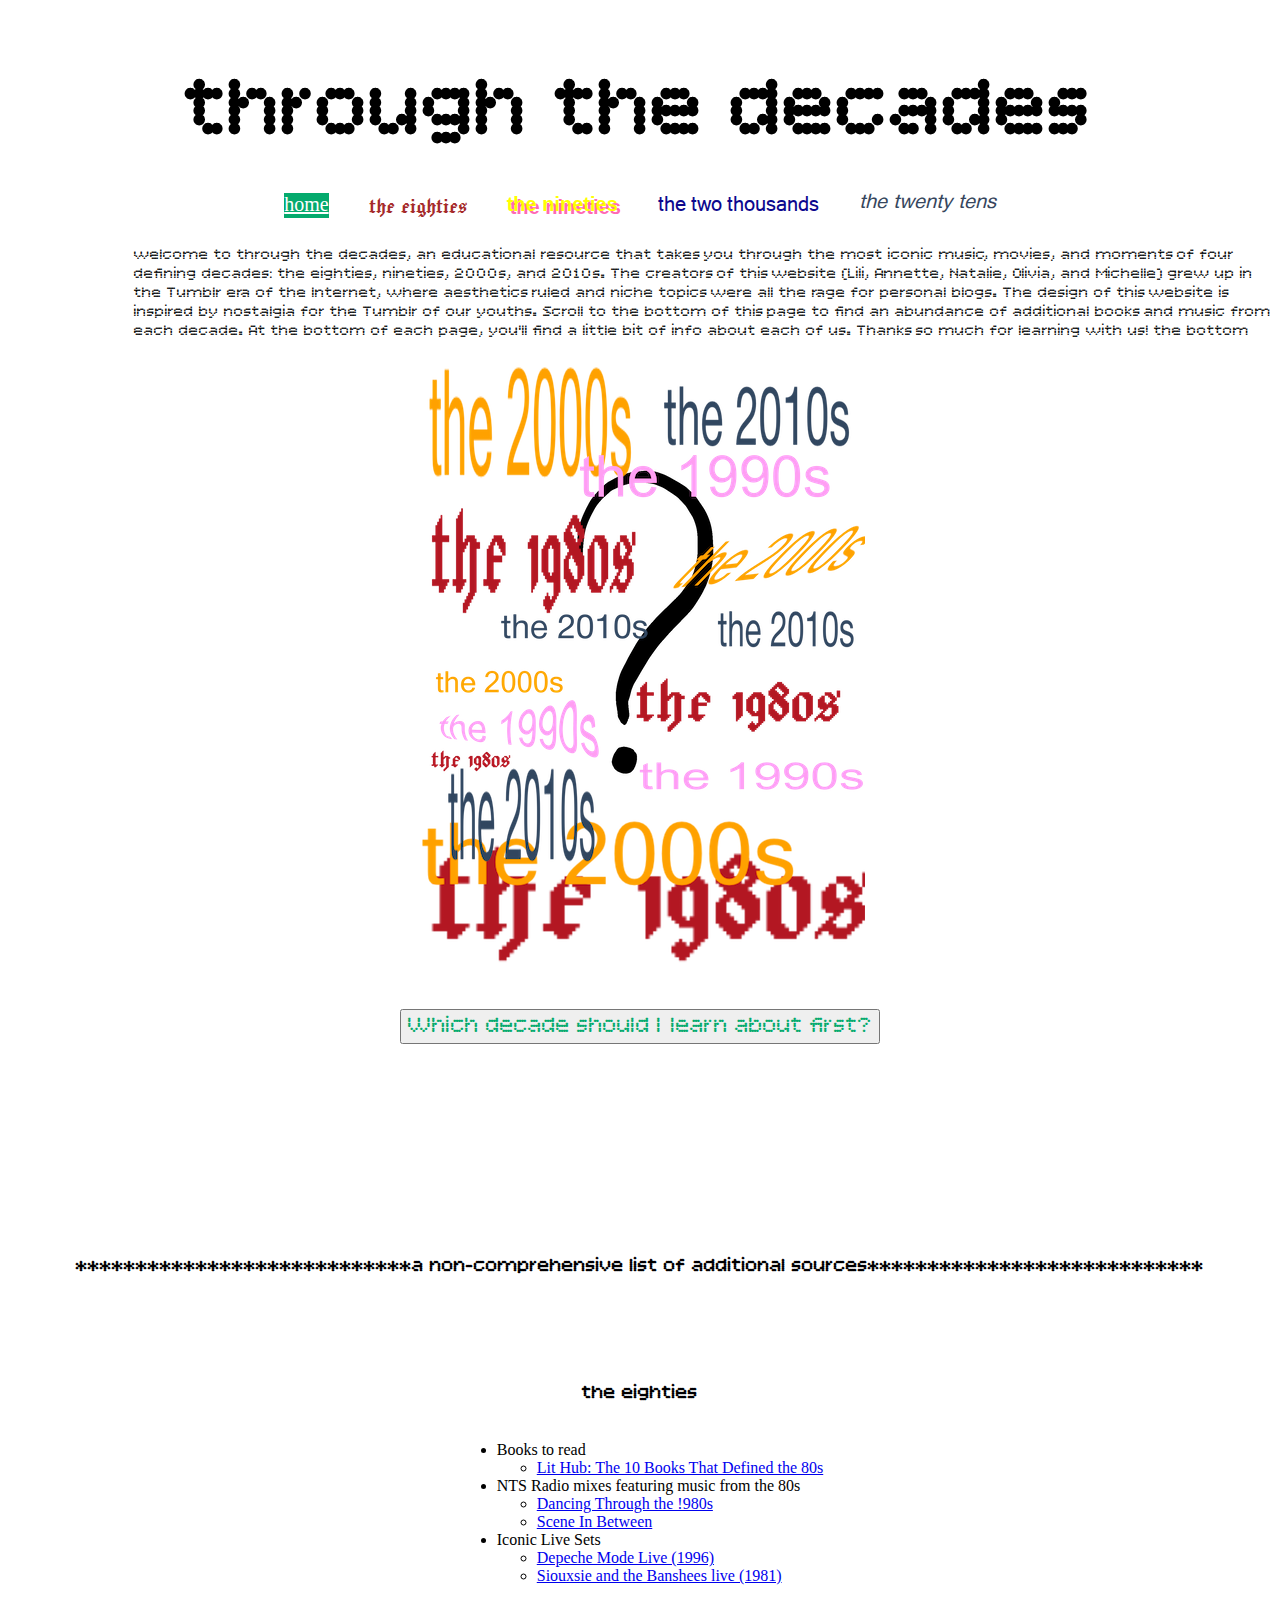
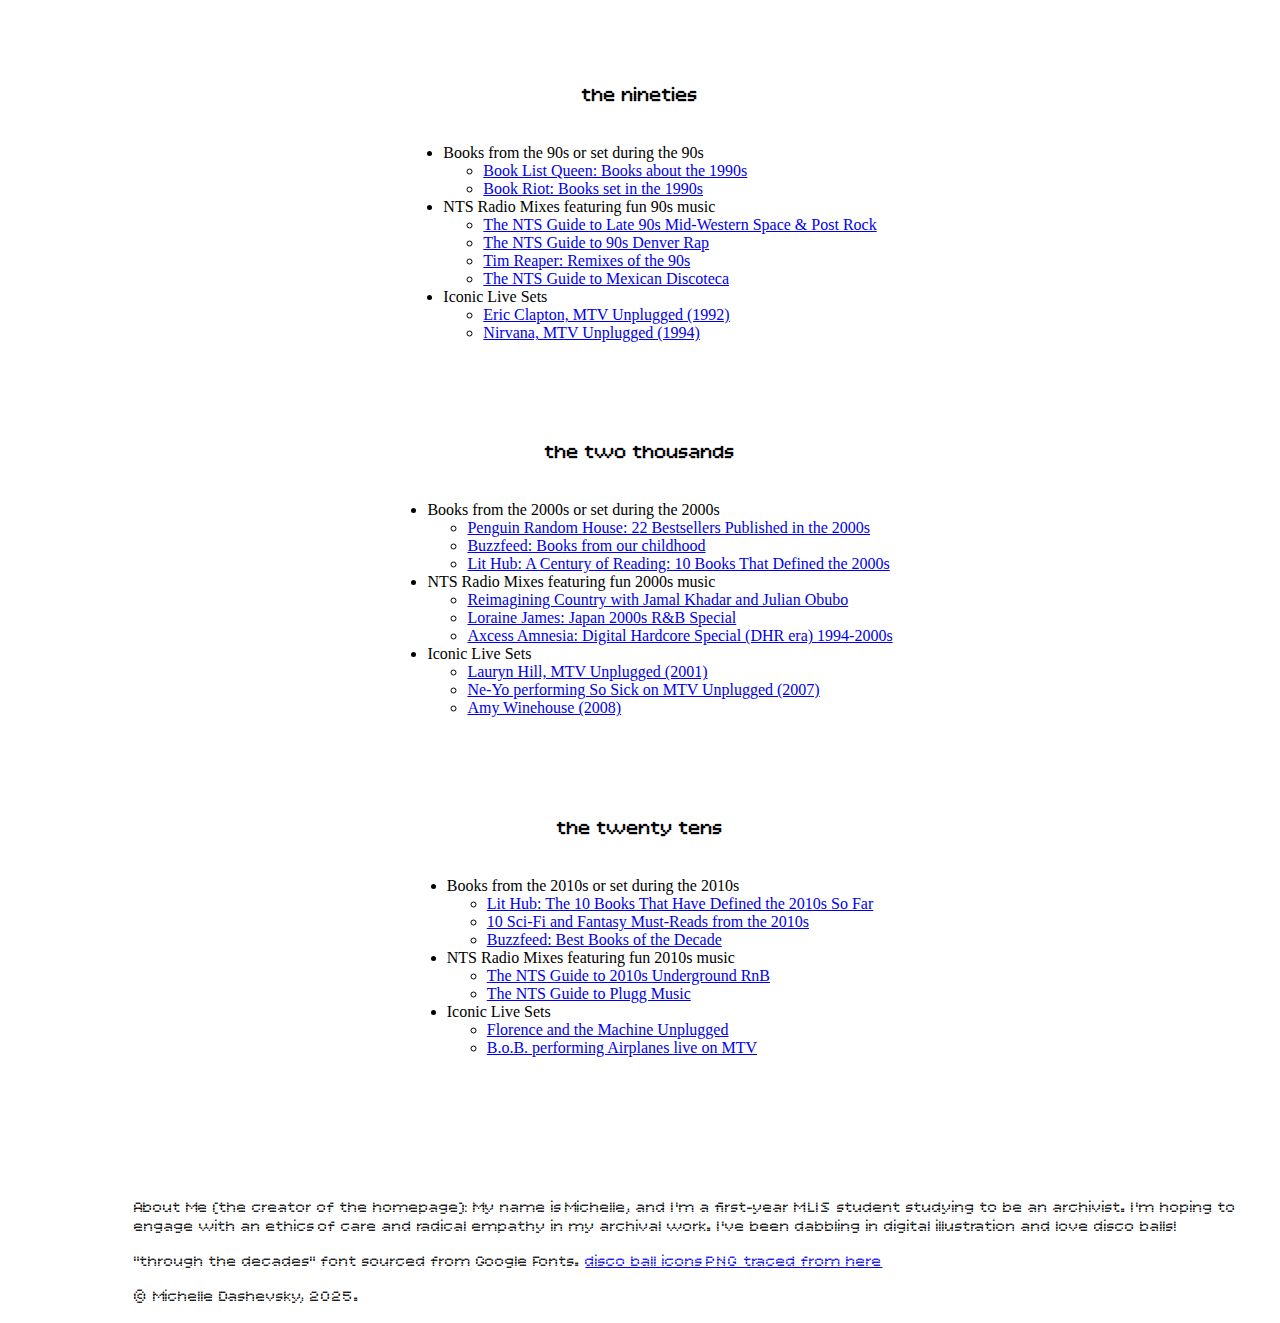
<file: info654-final-throughthedecades/index.html>
<!DOCTYPE html>
<html lang="en">
<head> 
<meta charset="UTF-8">
<title>through the decades</title>
<meta name="description" content="An educational resource encompassing history and pop culture from the '80s to the 2010s.">
<meta name="keywords" content="HTML,CSS,1980s,1990s,2000s,2010s,pop culture">
<meta name="author" content="Michelle Dashevsky">
<meta name="viewport" content="width=device-width, initial-scale=1.0">
<link rel="stylesheet" type="text/css" href="michellestyles.css">
<script> function decadeGenerator(){
    console.log("button pressed");
    const d = new Date();
const remainder = d.getSeconds()%4;
if (remainder == 0){
   document.getElementById("questionmark").src="michelle-images/discoball3.png"
   document.getElementById("questionmark").alt="colorful discoball with text that reads the 2000s"
}
if (remainder== 1){
    document.getElementById("questionmark").src="michelle-images/discoball1.png"
    document.getElementById("questionmark").alt="colorful discoball with text that reads the 1980s"
}
if (remainder== 2){
    document.getElementById("questionmark").src="michelle-images/discoball4.png"
    document.getElementById("questionmark").alt="colorful discoball with text that reads the 2010s"
}
if (remainder== 3){
    document.getElementById("questionmark").src="michelle-images/discoball2.png"
    document.getElementById("questionmark").alt="colorful discoball with text that reads the 1990s"
}
    }</script>
</head> 
<body> 
    <h1 id="home">through the decades</h1>

<div class="topbar"> 
        <a class="active" href="index.html">home</a>
        <a class="headerone" href="1980spage/1980s-1.1.html">the eighties</a>
        <a class="headertwo" href="90spage/90s.html">the nineties</a>
        <a class="headerthree" href="2000spage/2000s.html">the two thousands</a>
        <a class="headerfour" href="2010spage/2010s.html">the twenty tens</a>
</div>

<div id="decade-generator">
	<div><p>welcome to through the decades, an educational resource that takes you through the most iconic music, movies, and moments of four defining decades: the eighties, nineties, 2000s, and 2010s. The creators of this website (Lili, Annette, Natalie, Olivia, and Michelle) grew up in the Tumblr era of the Internet, where aesthetics ruled and niche topics were all the rage for personal blogs. The design of this website is inspired by nostalgia for the Tumblr of our youths. Scroll to the bottom of this page to find an abundance of additional books and music from each decade. At the bottom of each page, you'll find a little bit of info about each of us. Thanks so much for learning with us! the bottom </p></div>
    <div><img id=questionmark src="michelle-images/questionmark.png" alt="illustration of a black questionmark with colorful elements"></div>
    <div><button type="button" onclick="decadeGenerator()"> Which decade should I learn about first?</button></div>
</div>

<div id="more-sources"><h3>****************************a non-comprehensive list of additional sources****************************</h3>
<h3 id="eighties">the eighties</h3>
<div><ul>
       <li>Books to read
           <ul><li ><a href="https://lithub.com/a-century-of-reading-the-10-books-that-defined-the-1980s/" >Lit Hub: The 10 Books That Defined the 80s</a></li></ul>
       </li>
       <li>NTS Radio mixes featuring music from the 80s
           <ul><li><a href="https://www.nts.live/shows/dancing-through-the-20th-century/episodes/dancing-through-the-20th-century-1980s-14th-october-2016">Dancing Through the !980s</a></li>
               <li ><a href="https://www.nts.live/shows/guests/episodes/scene-in-between-6th-september-2019">Scene In Between</a></li></ul>
       </li>
          
       <li>Iconic Live Sets
           <ul><li><a href="https://www.youtube.com/watch?v=4HSvaDZCjyU&list=RD4HSvaDZCjyU&start_radio=1">Depeche Mode Live (1996)</a></li>
   <li><a href="https://www.youtube.com/watch?v=0udeaag6lyU&list=RD0udeaag6lyU&start_radio=1">Siouxsie and the Banshees live (1981) </a></li>
      </ul>
</ul></div>

<h3 id=”nineties”> the nineties </h3>
<div><ul>
	<li> Books from the 90s or set during the 90s
		<ul><li><a href="https://www.booklistqueen.com/books-about-the-1990s"> Book List Queen: Books about the 1990s</a></li></ul>
		<ul><li><a href="https://bookriot.com/books-set-in-the-1990s"> Book Riot: Books set in the 1990s</a></li></ul>

<li>NTS Radio Mixes featuring fun 90s music
	<ul><li><a href="https://www.nts.live/shows/the-nts-guide-to/episodes/the-nts-guide-to-late-90-s-mid-western-space-roc-29th-may-2025">The NTS Guide to Late 90s Mid-Western Space & Post Rock</a></li></ul>
	<ul><li><a href="https://www.nts.live/shows/the-nts-guide-to/episodes/the-nts-guide-to-90s-denver-rap-15th-october-2025">The NTS Guide to 90s Denver Rap</a></li></ul>
	<ul><li><a href="https://www.nts.live/shows/tim-reaper/episodes/tim-reaper-4th-august-2021"
>Tim Reaper: Remixes of the 90s</a></li></ul>
	<ul><li><a href="https://www.nts.live/shows/the-nts-guide-to/episodes/the-nts-guide-to-mexican-discoteca-70s-90s-20th-may-2025">The NTS Guide to Mexican Discoteca</a></li></ul>
</li>

<li>Iconic Live Sets
	<ul><li><a href="https://www.youtube.com/watch?v=JUrLvq5OfXo&list=RDJUrLvq5OfXo&start_radio=1">Eric Clapton, MTV Unplugged (1992) </a></li></ul>
	<ul><li><a href="https://www.youtube.com/watch?v=pOTkCgkxqyg&list=RDpOTkCgkxqyg&start_radio=1"
>Nirvana, MTV Unplugged (1994)</a></li></ul>
</li></ul></div>

<h3 id=”twothousands”> the two thousands</h3>

<div><ul>
	<li> Books from the 2000s or set during the 2000s
		<ul><li><a href="https://www.penguinrandomhouse.com/the-read-down/22-bestsellers-published-in-the-2000s"> Penguin Random House: 22 Bestsellers Published in the 2000s</a></li></ul>
		<ul><li><a href="https://www.buzzfeed.com/ehisosifo1/books-from-our-childhood"> Buzzfeed: Books from our childhood</a></li></ul>
<ul><li><a href="https://lithub.com/a-century-of-reading-the-10-books-that-defined-the-2000s"> Lit Hub: A Century of Reading: 10 Books That Defined the 2000s</a></li></ul>

	<li>NTS Radio Mixes featuring fun 2000s music
	<ul><li><a href="https://www.nts.live/shows/reimagining-country/episodes/reimagining-country-6th-september-2022">Reimagining Country with Jamal Khadar and Julian Obubo</a></li></ul>
	<ul><li><a href="https://www.nts.live/shows/loraine-james/episodes/loraine-james-18th-january-2024">Loraine James: Japan 2000s R&B Special
</a></li></ul>
	<ul><li><a href="https://www.nts.live/shows/axcess-amnesia/episodes/axcess-amnesia-15th-april-2023">Axcess Amnesia: Digital Hardcore Special (DHR era) 1994-2000s
</a></li></ul>

<li>Iconic Live Sets
	<ul><li><a href="https://www.youtube.com/watch?v=q0GxpiBSPxI&list=RDq0GxpiBSPxI&start_radio=1">Lauryn Hill, MTV Unplugged (2001)</a></li></ul>
	<ul><li><a href="https://www.youtube.com/watch?v=RgZYP4I5UKo&list=RDRgZYP4I5UKo&start_radio=1"
>Ne-Yo performing So Sick on MTV Unplugged (2007)</a></li></ul>
<ul><li><a href="https://www.youtube.com/watch?v=gkUIu7Fs1JY&list=RDgkUIu7Fs1JY&start_radio=1">Amy Winehouse (2008) </a></li></ul>
</li></ul></div>

<h3 id=”twotens”> the twenty tens</h3>

<div><ul>
<li>Books from the 2010s or set during the 2010s
	<ul><li><a href="https://lithub.com/a-century-of-reading-the-10-books-that-have-defined-the-2010s-so-far">Lit Hub: The 10 Books That Have Defined the 2010s So Far</a></li></ul>
	<ul><li><a href="https://bookmarks.reviews/10-sci-fi-and-fantasy-must-reads-from-the-2010s">10 Sci-Fi and Fantasy Must-Reads from the 2010s</a></li></ul>
	<ul><li><a href="https://www.buzzfeednews.com/article/tomiobaro/best-books-2010s-decade">Buzzfeed: Best Books of the Decade</a></li></ul>
</li>


<li>NTS Radio Mixes featuring fun 2010s music
	<ul><li><a href="https://www.nts.live/shows/the-nts-guide-to/episodes/the-nts-guide-to-2010s-underground-rnb-7th-may-2024">The NTS Guide to 2010s Underground RnB</a></li></ul>
	<ul><li><a href="https://www.nts.live/shows/the-nts-guide-to/episodes/nts-guide-to-plugg-music-29th-march-2022">The NTS Guide to Plugg Music</a></li></ul>
</li>

<li>Iconic Live Sets
	<ul><li><a href="https://www.youtube.com/watch?v=_Y4S-3l3oIA&list=RD_Y4S-3l3oIA&start_radio=1">Florence and the Machine Unplugged</a></li></ul>
	<ul><li><a href="https://www.youtube.com/watch?v=6RGGi3JiglY&list=RD6RGGi3JiglY&start_radio=1"
>B.o.B. performing Airplanes live on MTV</a></li></ul>
</li></ul></div>

</div>


<footer><p>About Me (the creator of the homepage): My name is Michelle, and I'm a first-year MLIS student studying to be an archivist. I'm hoping to engage with an ethics of care and radical empathy in my archival work. I've been dabbling in digital illustration and love disco balls!</p><p>"through the decades" font sourced from Google Fonts. <a href="https://pngtree.com/freepng/disco-ball-vector-icon-illustration_4870893.html?sol=downref&id=bef">disco ball icons PNG traced from here</a></p> 
    <p>© Michelle Dashevsky, 2025. </p></footer>
</body>
</html>
</file>
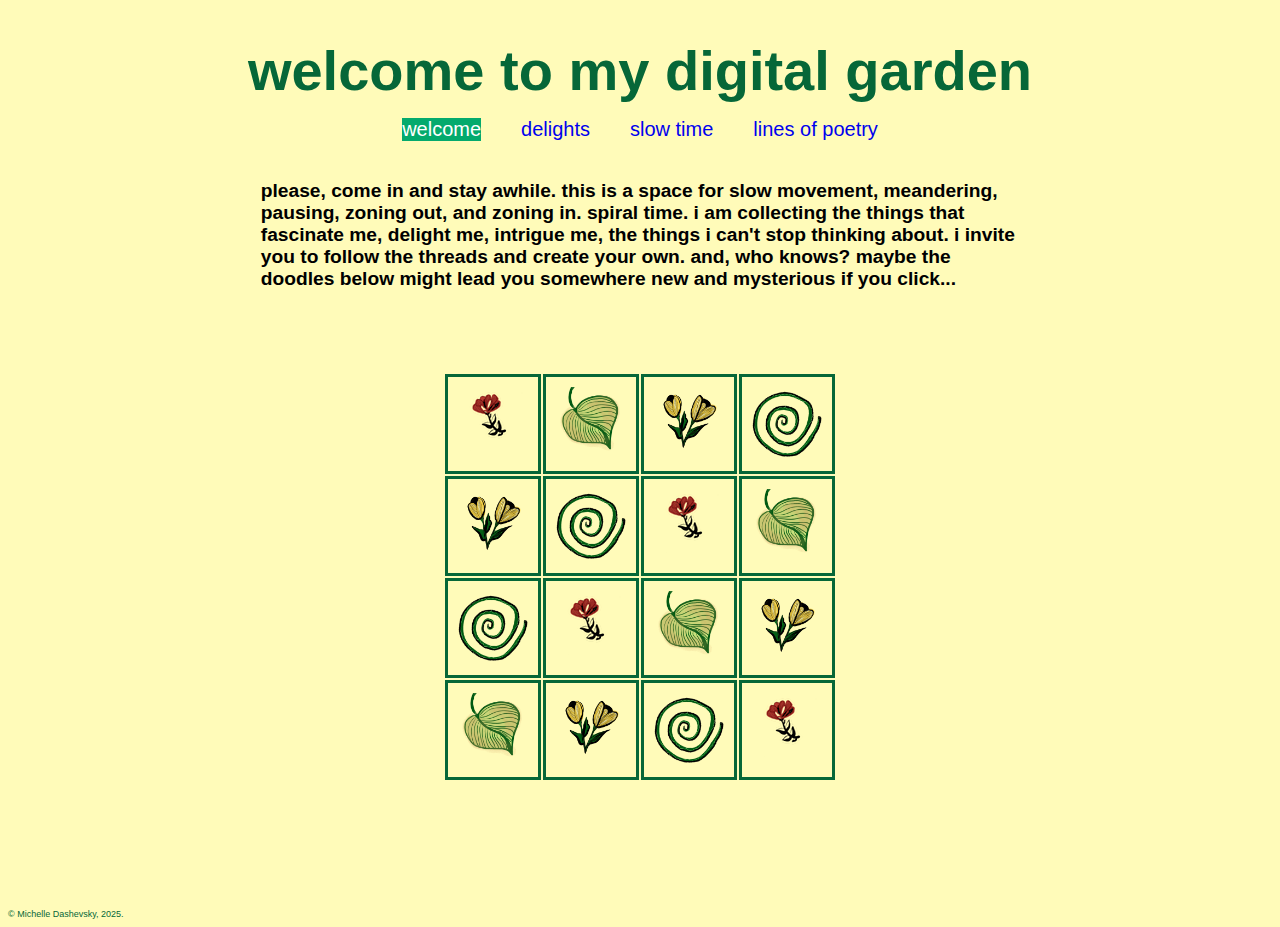
<file: michelle_digital_garden/index.html>
<!DOCTYPE html>
<html>
<head> 
<meta charset="UTF-8">
<title>my digital garden</title>
<meta name="description" content="A digital garden for perusing slowly.">
<meta name="keywords" content="HTML,CSS,digital garden">
<meta name="author" content="Michelle Dashevsky">
<meta name="viewport" content="width=device-width, initial-scale=1.0">
<link rel="stylesheet" type="text/css" href="mystyles.css">
</head> 
<body> 
    <h1 id="welcome"> welcome to my digital garden</h1>

<div class="topbar"> 
        <a class="active" href="index.html">welcome</a>
        <a href="delight.html">delights</a>
        <a href="slowtime.html">slow time</a>
        <a href="poetry.html">lines of poetry</a>
</div>
  
 <p class=welcome-item>please, come in and stay awhile. this is a space for slow movement, meandering, pausing, zoning out, and zoning in. spiral time. i am collecting the things that fascinate me, delight me, intrigue me, the things i can't stop thinking about. i invite you to follow the threads and create your own. and, who knows? maybe the doodles below might lead you somewhere new and mysterious if you click... </p>  
<table>
<tr>
<td><a href="https://www.sapiens.org/culture/new-animism/"><img src="images/flower1.png" alt="illustration of a flower"></a></td>
<td><a href="https://koolaidfactory.com/"><img src="images/art2.png" alt="illustration of a leaf"></a></td>
<td><a href="https://librarianswithpalestine.org/"><img src="images/art3.png" alt="illustration of yellow flowers"></a></td>
<td><a href="https://poets.org/poem/you-are-who-i-love"><img src="images/art4.png" alt="illustration of a green spiral"></a></td>
</tr>
<tr>
<td><a href="https://syllabusproject.org/geopoetics/"><img src="images/art3.png" alt="illustration of yellow flowers"></a></td>
<td><a href="https://designjustice.mitpress.mit.edu/pub/cfohnud7/release/2"><img src="images/art4.png" alt="illustration of a green spiral"></a></td>
<td><a href="https://tinhouse.com/transcript/between-the-covers-natalie-diaz-interview/"><img src="images/flower1.png" alt="illustration of a flower"></a></td>
<td><a href="https://thecreativeindependent.com/people/web-developer-tara-vancil-on-exploring-how-to-be-online-in-radical-ways/"><img src="images/art2.png" alt="illustration of a leaf"></a></td>
</tr>
<tr>
<td><a href="https://onbeing.org/programs/ross-gay-on-the-insistence-of-joy/"><img src="images/art4.png" alt="illustration of a green spiral"></a></td>
<td><a href="https://escapethealgorithm.substack.com/p/a-website-is-a-sanctuary"><img src="images/flower1.png" alt="illustration of a flower"></a></td>
<td><a href="https://reallifemag.com/the-gardeners-vision-of-data/"><img src="images/art2.png" alt="illustration of a leaf"></a></td>
<td><a href="https://publicknowledge.sfmoma.org/a-method-for-public-reimagining-move-slowly-and-knit-things-together/"><img src="images/art3.png" alt="illustration of yellow flowers"></a></td>
</tr>
<tr>
<td><a href="https://thecreativeindependent.com/people/kameelah-janan-rasheed-on-research-and-archiving/"><img src="images/art2.png" alt="illustration of a leaf"></a></td>
<td><a href="https://thereader.mitpress.mit.edu/the-mysterious-deep-time-movements-of-snails/"><img src="images/art3.png" alt="illustration of yellow flowers"></a></td>
<td><a href="https://whatstays.archiving.care/"><img src="images/art4.png" alt="illustration of a green spiral"></a></td>
<td><a href="https://syllabusproject.org/bad-tats/"><img src="images/flower1.png" alt="illustration of a flower"></a></td>
</tr>
</table>
<footer>© Michelle Dashevsky, 2025.</footer>

</body> 
</html>
</file>
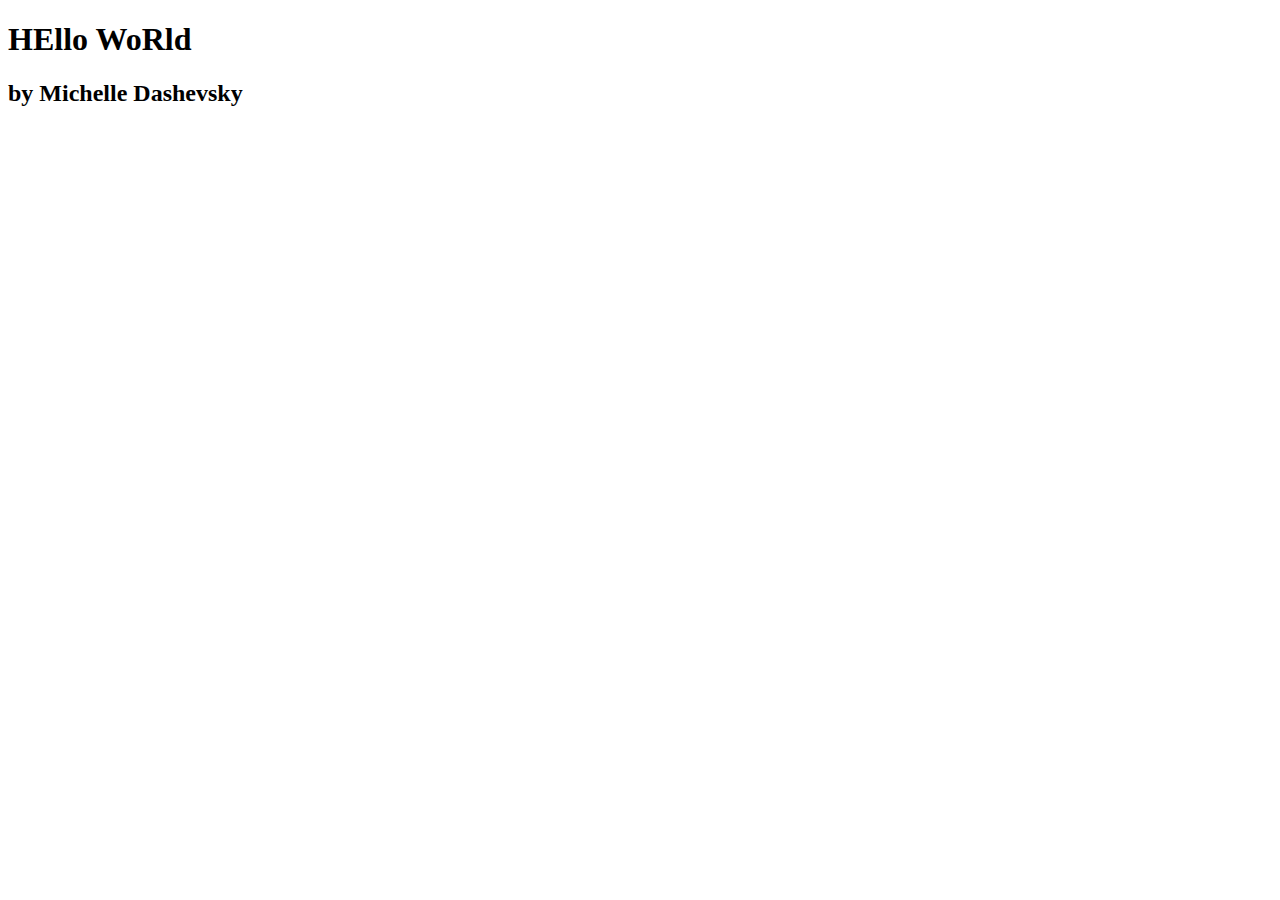
<file: hello.html>
<!DOCTYPE html>
<html>
<head>
<meta charset="UTF-8">
<title>Hello World</title>
<meta name="description" content="A first web page.">
<meta name="keywords" content="HTML,CSS,webpage">
<meta name="author" content=“Michelle Dashevsky”> </head>
<body>
<h1>HEllo WoRld</h1>
<h2>by Michelle Dashevsky</h2>
</body>
</html>
</file>
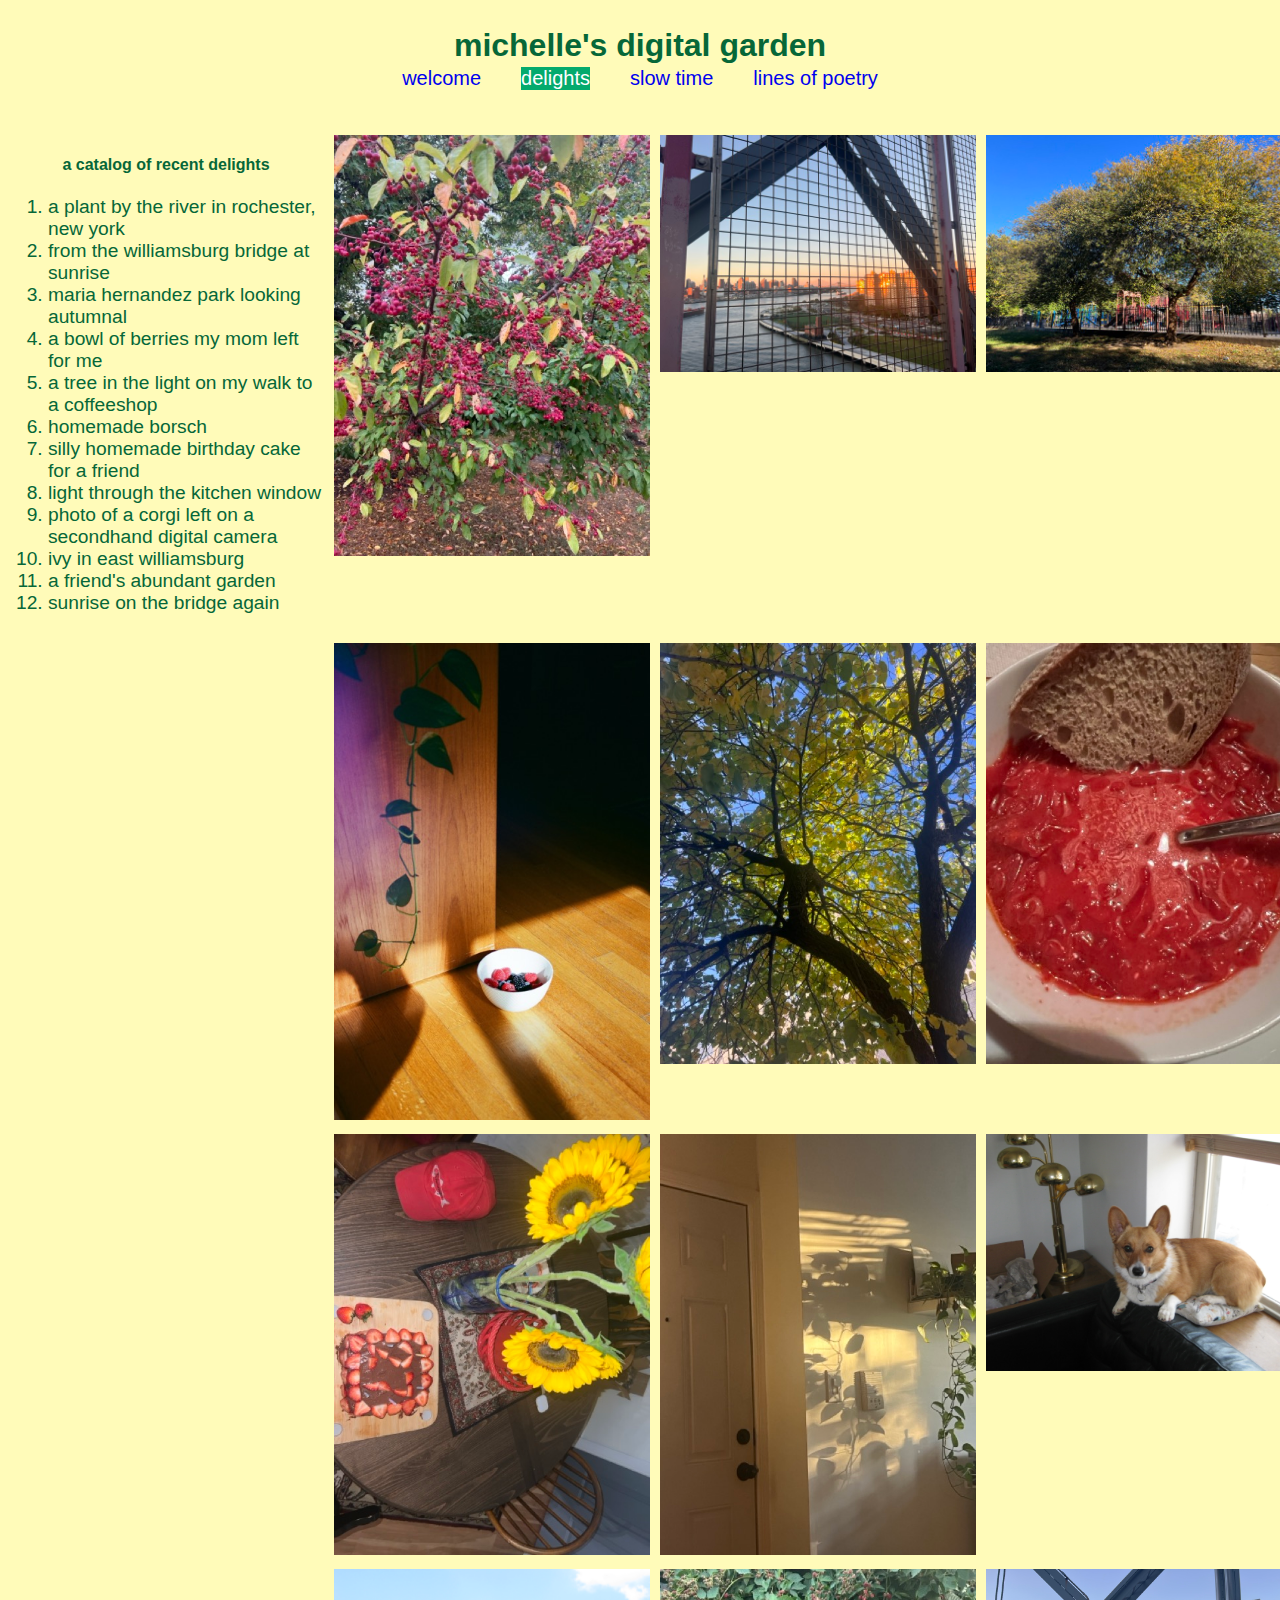
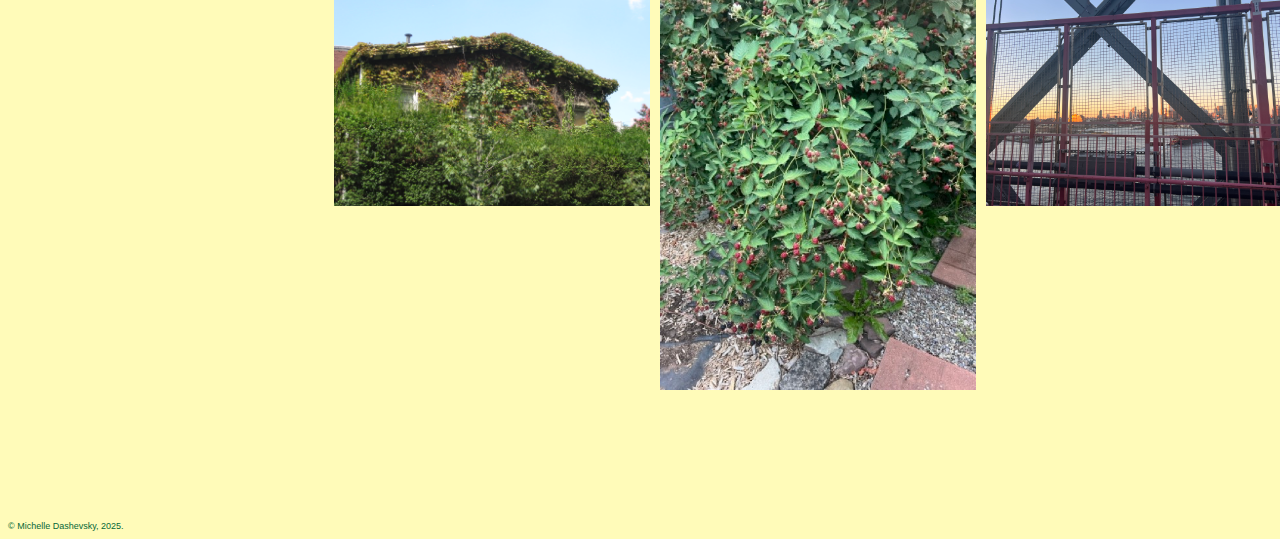
<file: michelle_digital_garden/delight.html>
<!DOCTYPE html>
<html>
<head> 
<meta charset="UTF-8">
<title>delight</title>
<meta name="description" content="things that have brought me delight lately">
<meta name="keywords" content="HTML,CSS,delight">
<meta name="author" content="Michelle Dashevsky">
<meta name="viewport" content="width=device-width, initial-scale=1.0">
<link rel="stylesheet" type="text/css" href="mystyles.css">
</head> 
<body> 
    <header><h2 class="web-header">michelle's digital garden</h2>
        <div class="topbar"> 
        <a href="index.html">welcome</a>
        <a class="active" href="delight.html">delights</a>
        <a href="slowtime.html">slow time</a>
        <a href="poetry.html">lines of poetry</a>
</div></header>
<div class="container">
    <div id="item2">
    <h4>a catalog of recent delights</h4>
    <ol><li>a plant by the river in rochester, new york</li>
    <li>from the williamsburg bridge at sunrise</li>
    <li>maria hernandez park looking autumnal</li>
    <li>a bowl of berries my mom left for me</li>
    <li>a tree in the light on my walk to a coffeeshop</li>
    <li>homemade borsch</li>
    <li>silly homemade birthday cake for a friend</li>
    <li>light through the kitchen window</li>
    <li>photo of a corgi left on a secondhand digital camera</li>
    <li>ivy in east williamsburg</li>
    <li>a friend's abundant garden</li>
    <li>sunrise on the bridge again</li>
    </ol></div>
   
    <div id="item3"><img src="images/plant.jpeg" alt="a bush of red berries"></div>
    <div id="item4"> <img src="images/bridge1.jpeg" alt="sunrise light reflecting off of buildings"></div>
    <div id="item5"> <img src="images/mariahernandez.jpeg" alt="maria hernandez park"></div>
    <div id="item6"> <img src="images/berries.jpeg" alt="a bowl of berries"></div>
    <div id="item7"> <img src="images/tree.jpeg" alt="an autumnal tree"></div>
    <div id="item8"> <img src="images/borsch.jpeg" alt="a close-up of a bowl of borsch"></div>
    <div id="item9"> <img src="images/lukecake.jpeg" alt="a birthday cake"></div>
    <div id="item10"> <img src="images/light.jpeg" alt="plant shadows on the wall"></div>
    <div id="item11"> <img src="images/corgi.JPG" alt="a corgi"></div>
    <div id="item12"> <img src="images/ivy.JPG" alt="autumnal ivy-covered house"></div>
    <div id="item13"> <img src="images/gena.jpeg" alt="raspberry bush"></div>
    <div id="item14"> <img src="images/bridge2.jpeg" alt="sunrise light reflecting off of buildings"></div> 

</div>
 

    
<footer>© Michelle Dashevsky, 2025.</footer>   
</body> 

</html>
</file>
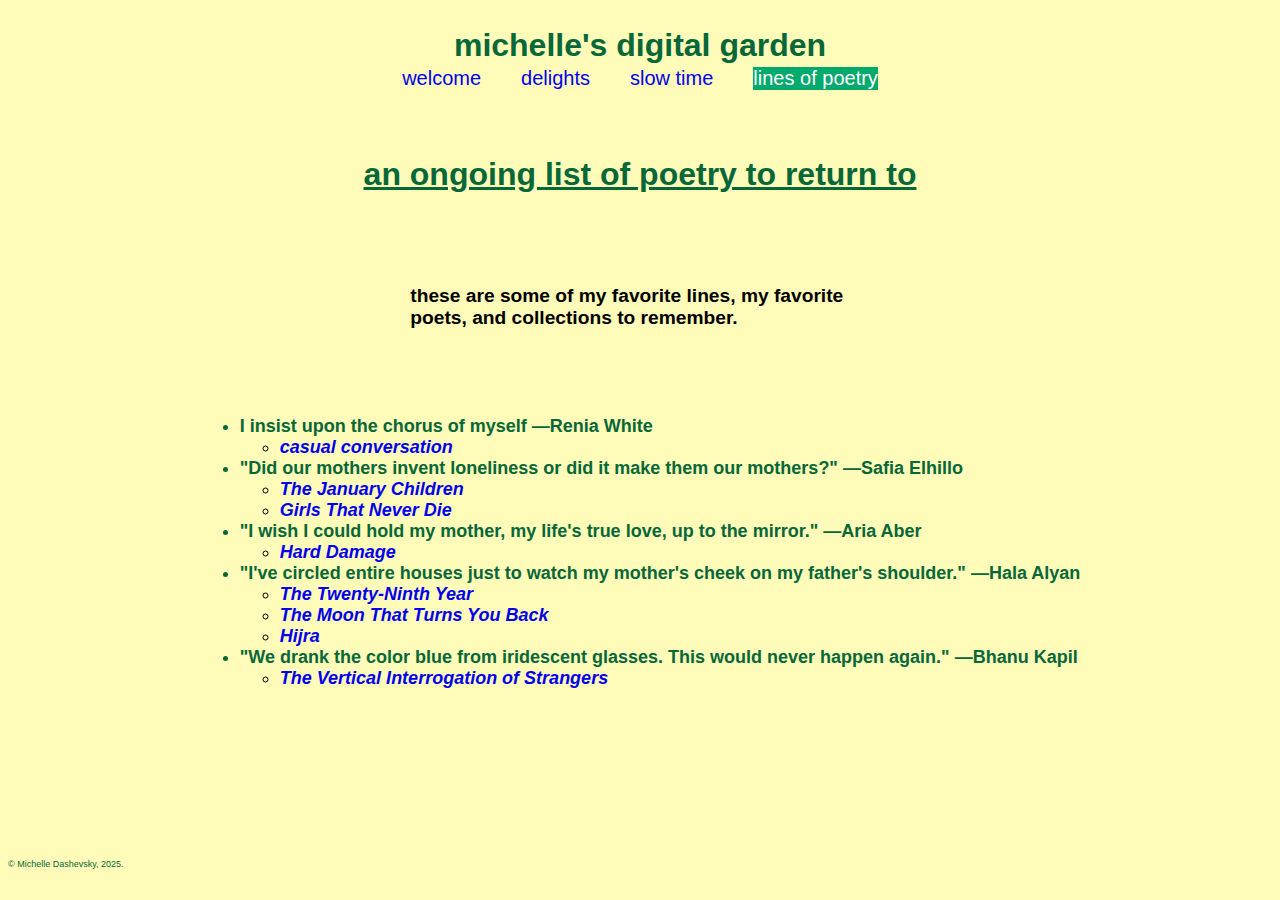
<file: michelle_digital_garden/poetry.html>
<!DOCTYPE html>
<html>
<head> 
<meta charset="UTF-8">
<title>poetry</title>
<meta name="description" content="lines of poetry that i love">
<meta name="keywords" content="HTML,CSS,poems, lines of poetry">
<meta name="author" content="Michelle Dashevsky">
<meta name="viewport" content="width=device-width, initial-scale=1.0">
<link rel="stylesheet" type="text/css" href="mystyles.css">
</head> 
<body> 
    <h2 class="web-header">michelle's digital garden</h2>
        <div class="topbar"> 
        <a href="index.html">welcome</a>
        <a href="delight.html">delights</a>
        <a href="slowtime.html">slow time</a>
        <a class="active" href="poetry.html">lines of poetry</a>
</div>
<div class="poem-container">
    <div class="poem-item"><h1 class="other-heading">an ongoing list of poetry to return to</h1></div>
    <div class="poem-item"><p class=welcome-item>these are some of my favorite lines, my favorite poets, and collections to remember.</p> </div> 
    <div class="poem-item"><ul>
        <li>I insist upon the chorus of myself —Renia White
            <ul><li class="book-title"><a href="https://www.boaeditions.org/products/casual-conversation?srsltid=AfmBOopX_pXCdm5uurY53nHxqbeaHT1Ldu6dz5-VKvSS04zR-eblHgPW">casual conversation</a></li></ul>
        </li>
        <li>"Did our mothers invent loneliness or did it make them our mothers?"  —Safia Elhillo
            <ul><li class="book-title"><a href="https://www.nebraskapress.unl.edu/nebraska/9780803295988/the-january-children/">The January Children</a></li>
                <li class="book-title"><a href="https://www.penguinrandomhouse.com/books/646321/girls-that-never-die-by-safia-elhillo/">Girls That Never Die</a></li></ul>
        </li>
        <li>"I wish I could hold my mother, my life's true love, up to the mirror." —Aria Aber <ul><li class="book-title"><a href="https://www.ariaaber.com/hard-damage-1">Hard Damage</a></li></ul></li>
            
        <li>"I've circled entire houses just to watch my mother's cheek on my father's shoulder." —Hala Alyan
            <ul><li class="book-title"><a href="https://open-books-a-poem-emporium.myshopify.com/products/alyan-hala-the-twentypb?_pos=3&_sid=5c569c797&_ss=r">The Twenty-Ninth Year</a></li>
                <li class="book-title"><a href="https://open-books-a-poem-emporium.myshopify.com/products/alyan-hala-the-moon-tpb?_pos=6&_sid=5c569c797&_ss=r">The Moon That Turns You Back</a></li>
                <li class="book-title"><a href="https://open-books-a-poem-emporium.myshopify.com/products/alyan-hala-hijra?_pos=1&_sid=5c569c797&_ss=r">Hijra</a></li></ul>
        </li>
            
        <li>"We drank the color blue from iridescent glasses. This would never happen again." —Bhanu Kapil
            <ul><li class="book-title"><a href="https://www.kelseystreetpress.org/product-page/the-vertical-interrogation-of-strangers">The Vertical Interrogation of Strangers</a></li></ul>
        </li>
        
    </ul></div></div>
<footer>© Michelle Dashevsky, 2025.</footer>
</body> 

</html>
</file>
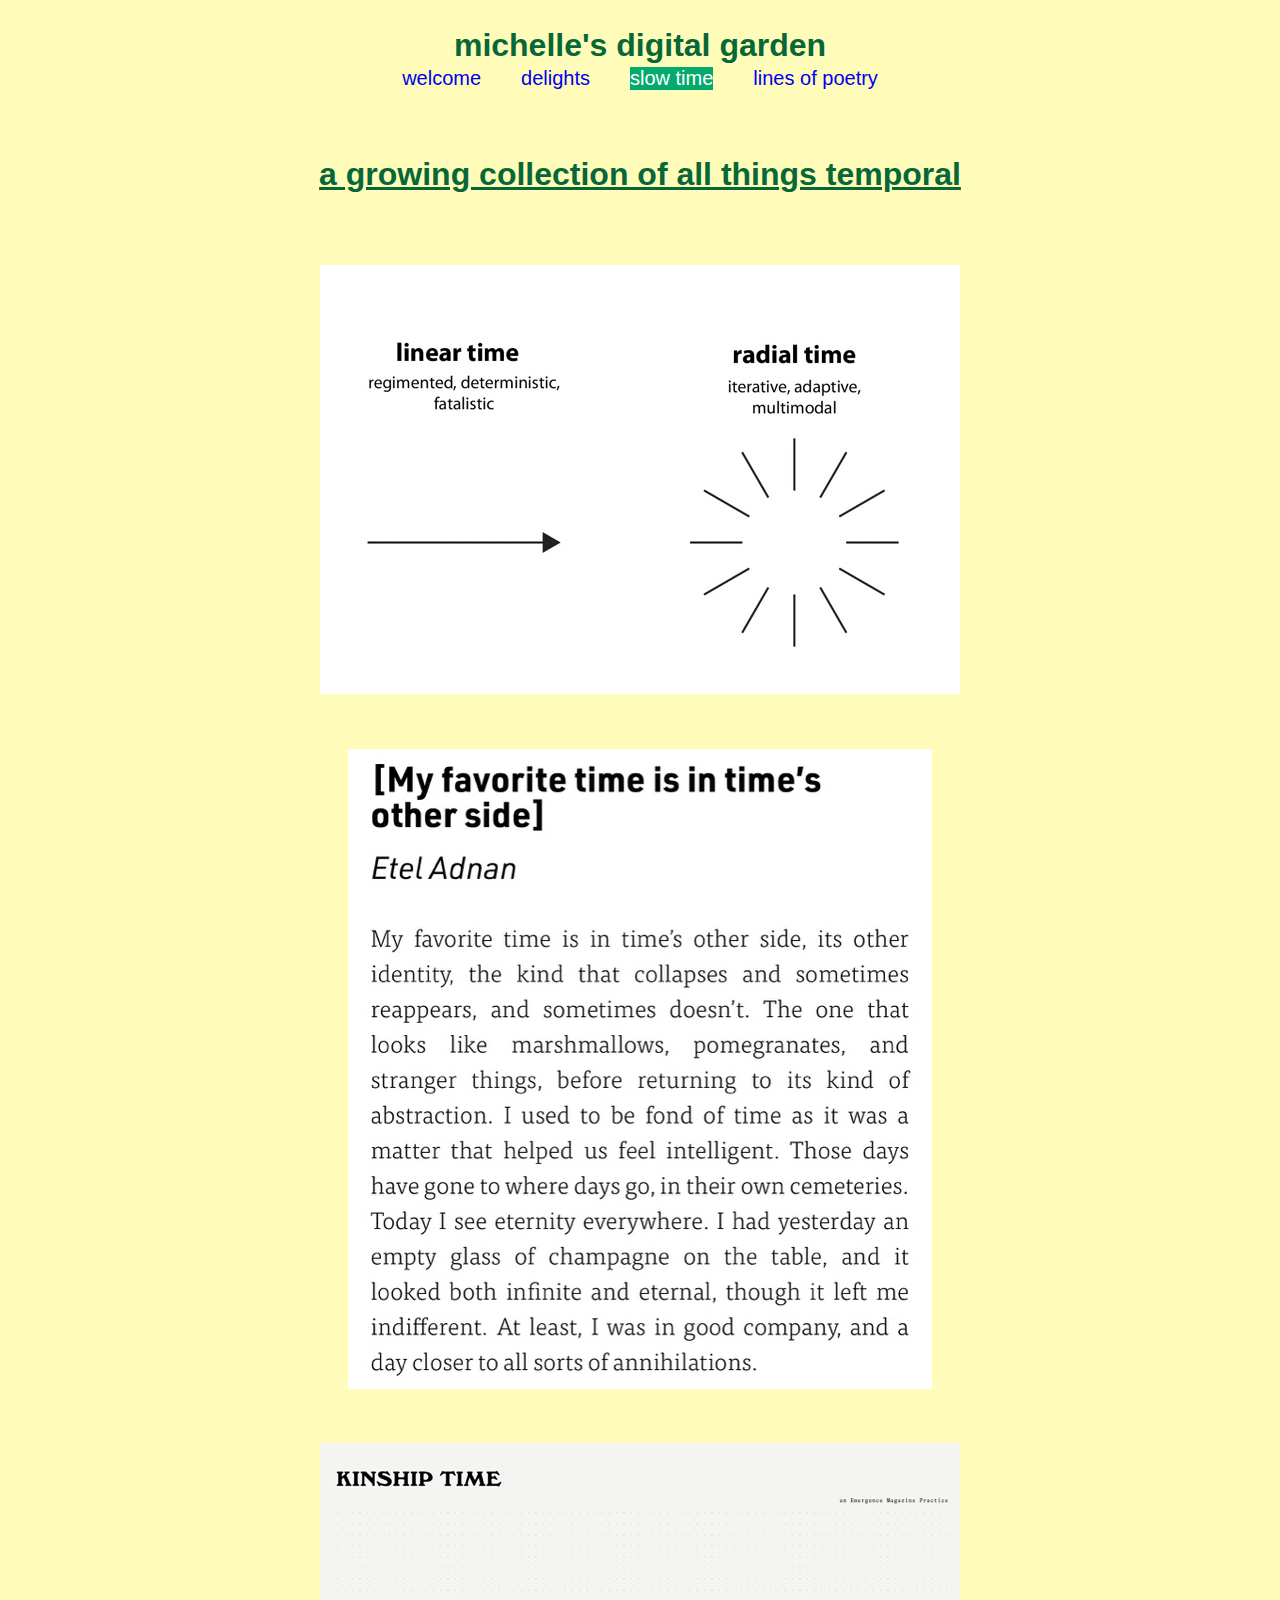
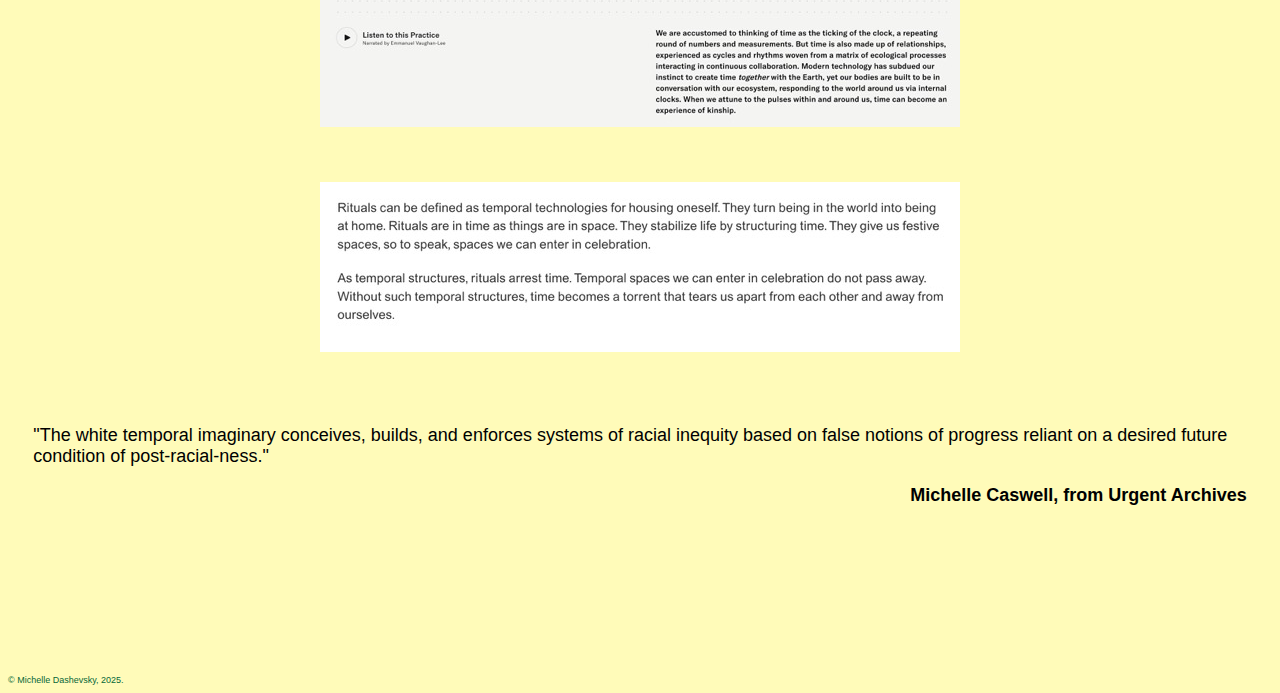
<file: michelle_digital_garden/slowtime.html>
<!DOCTYPE html>
<html>
<head> 
<meta charset="UTF-8">
<title>slow time</title>
<meta name="description" content="anti-capitalist temporalities">
<meta name="keywords" content="HTML,CSS,time, alternative temporalities, Jenny Odell">
<meta name="author" content="Michelle Dashevsky">
<meta name="viewport" content="width=device-width, initial-scale=1.0">
<link rel="stylesheet" type="text/css" href="mystyles.css">
</head> 
<body>
    <header><h2 class="web-header"> michelle's digital garden</h2>
        <div class="topbar"> 
        <a href="index.html">welcome</a>
        <a href="delight.html">delights</a>
        <a class="active" href="slowtime.html">slow time</a>
        <a href="poetry.html">lines of poetry</a>
</div></header>
     
 <div class="timecontainer">
    <div class="time-item"><h1 class="other-heading">a growing collection of all things temporal</h1></div>
    <div class="time-item"><img src="images/time/linear-vs-radial-time.jpeg" alt="linear time vs. radial time"></div>
    <div class="time-item"><img src="images/time/etel-adnan-on-time.jpeg" alt="a poem by etel adnan"></div>
    <div class="time-item"><a href="https://emergencemagazine.org/practice/kinship-time/?utm_medium=paid&utm_source=ig&utm_id=6820598253076&utm_content=6820598264476&utm_term=6820598253876&utm_campaign=6820598253076&fbclid=PAQ0xDSwLY3mFleHRuA2FlbQEwAGFkaWQAAAY0C1jYvAGnxfzf37MOaSKoom3wIMkflXODvcN8LPfD3vZLT2LORu0fcKFavvA3ijSTHoU_aem_F4LEkTZn2xtfzS-oESMeAw"><img src="images/time/emergencemag.jpeg" alt="a screenshot from kinship time by emergence magazine"></a></div>
    <div class="time-item"><img src="images/time/noemamag.jpeg" alt="quote from noema mag"></div>
    <div class="time-item"> <p>"The white temporal imaginary conceives, builds, and enforces systems of racial inequity based on false notions of progress reliant on a desired future condition of post-racial-ness."</p>
                                <p class="quote">Michelle Caswell, from Urgent Archives</p></div>
</div>
<footer>© Michelle Dashevsky, 2025.</footer>
</body> 

</html>
</file>
<file: info654-final-throughthedecades/michellestyles.css>
@font-face {
  font-family: bitcount; 
  src: url(michellefonts/BitcountPropSingle-Regular.ttf); 
}

h1 {color: black; font-family: bitcount;}
#home {text-align: center; font-size: 5.5rem; padding-bottom: 0.2%; margin-bottom: 1%;}

.topbar{
    margin: 0;
    padding-top: 1%;
    padding-bottom: 1%;
    display: flex;
    justify-content: center;
    gap: 40px;
    font-size: 20px;
    width: 100%;
  }

  .topbar a.active {
    background-color: #04AA6D;
    color: white;
  }

  @font-face {
    font-family: jacquard;
    src: url(michellefonts/Jacquard24-Regular.ttf);
  }

  @font-face {
    font-family: mymicrosoftsans;
    src: url(michellefonts/micross.ttf);
  }

  @font-face {
    font-family: myhelveticaneue;
    src: url(michellefonts/HelveticaNeueRoman.otf);
  }

  .headerone {color: #a52a2a; font-family:jacquard; text-decoration: none ; font-size: 25px;}
  .headertwo {color: yellow; text-shadow: 3px 3px hotpink; font-family: Arial, Helvetica, sans-serif;  text-decoration: none ; font-weight: bold;}
  .headerthree {color:#0d088e; font-family: mymicrosoftsans; text-decoration: none ;}
  .headerfour {color:#36465D; font-family: myhelveticaneue; text-decoration: none ; font-style: italic;}

  #decade-generator{ 
    display:flex;
    flex-direction: column;
    align-items: center;
  }

  p {
    color: black;
      font-family: bitcount;
      padding-left: 10%;
      adding-right: 10%;}
  
  button {
    color: #04AA6D;
    font-size: 1.5rem;
    font-family: bitcount; 
  }

  h3 {
    color: black;
    font-size: 1.25rem;
    font-family: bitcount;
    padding-top: 5%;
  }

  #more-sources {
    align-items: center;
    display: flex;
    flex-direction: column;
    margin-top: 10%;
  }

  footer { margin-top: 10%;
  font-family: bitcount;
    color: black;}
</file>
<file: michelle_digital_garden/mystyles.css>
h1 {color: #066738; font-family: Arial, Helvetica, sans-serif;}
h2 {color: #066738;}
#welcome {text-align: center;font-family: Arial, Helvetica, sans-serif; font-size: 3.5rem; padding-bottom: 0.2%; margin-bottom: 1%;}
.web-header{text-align: center;font-family: Arial, Helvetica, sans-serif; font-size: 2rem; padding-bottom: 0%; margin-bottom: 0.25%;}
.other-pages {text-align: center;font-family:Georgia, 'Times New Roman', Times, serif; font-size: 3rem;}

body {background-color: rgb(255, 251, 185);}

a {text-decoration: none;}

img { max-width: 100%;height: auto;}

.topbar{
  margin: 0;
  padding-bottom: 20px;
  display: flex;
  justify-content: center;
  gap: 40px;
  font-family: Arial, Helvetica, sans-serif; 
  font-size: 20px;
}

.topbar a.active {
  background-color: #04AA6D;
  color: white;
}

table {
margin-left: auto; 
margin-right: auto;
padding-top: 5%;
} 
td { 
border-color: #066738; 
border-style: solid; 
border-width: 3px;
height: 70px;
width: 70px;
padding: 10px;
} 

.container {display: grid;
          grid-template-columns: 25% 25% 25% 25% minmax(25%, auto);
          grid-template-rows: auto minmax(20%, auto);
          gap: 10px;
          row-gap: 10px;
          justify-content: space-evenly;
          align-content: space-evenly;
          padding-top: 2%;}

#item2 {grid-area: 1 / 1 / auto / 2;}
#item3 {grid-area: 1 / 2 / 2 / 3;}
#item4 {grid-area: 1 / 3 / 2 / 4;}
#item5 {grid-area: 1 / 4 / 2 / 5;}
#item6 {grid-area: 2 / 2 / 3 / 3;}
#item7 {grid-area: 2 / 3 / 3 / 4;}
#item8 {grid-area: 2 / 4 / 3 / 5;}
#item9 {grid-area: 3 / 2 / 4 / 3;}
#item10 {grid-area: 3 / 3 / 4 / 4;}
#item11 {grid-area: 3 / 4 / 4 / 5;}
#item12 {grid-area: 4 / 2 / 5 / 3;}
#item13 {grid-area: 4 / 3 / 5 / 4;}
#item14 {grid-area: 4 / 4 / 5 / 5;}

ol {color: #066738;
    font-family: Arial, Helvetica, sans-serif;
    font-size: larger;}

h4 {color:#066738;
    font-family: Arial, Helvetica, sans-serif;
    text-align: center;}

.timecontainer {display:flex;
flex-direction: column;
align-items: center;}

.time-item {padding: 2%;}
.other-heading {text-decoration: underline;}

.quote {font-weight: bold; text-align: right; font-family: Arial, Helvetica, sans-serif;}

p {font-family: Arial, Helvetica, sans-serif; font-size: large}

.poem-container{display: flex;
flex-direction: column;
align-items: center;}

.poem-item {padding:2%;}

ul{font-family: Arial, Helvetica, sans-serif; font-size: large; font-weight: bold; color: #066738;}
.book-title{text-decoration: none; font-style: italic; color: black;}

.welcome-item{justify-content: center; font-family: Arial, Helvetica, sans-serif; font-weight: bold; font-size: larger; padding-left:20%; padding-right: 20%;}

footer{color: #066738; font-family: Arial, Helvetica, sans-serif; font-size: xx-small; padding-top: 10%;}
</file>
